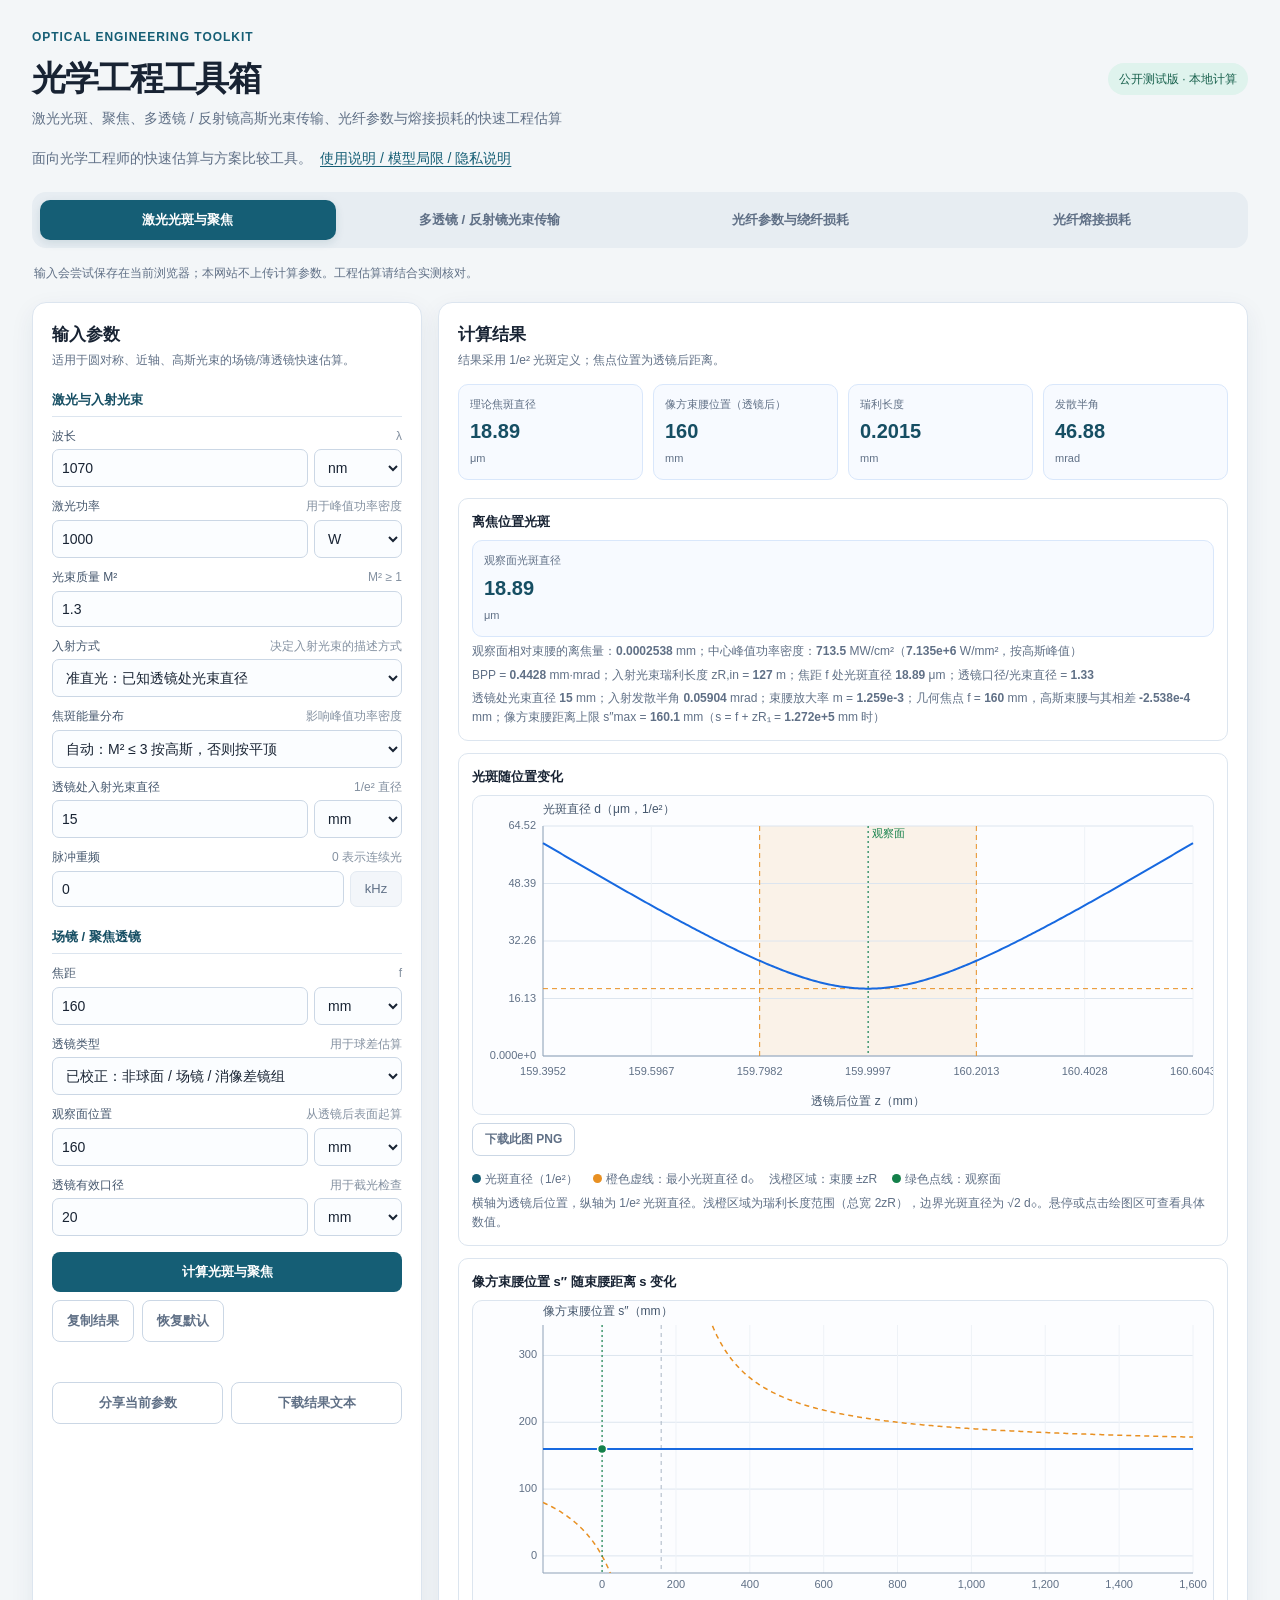
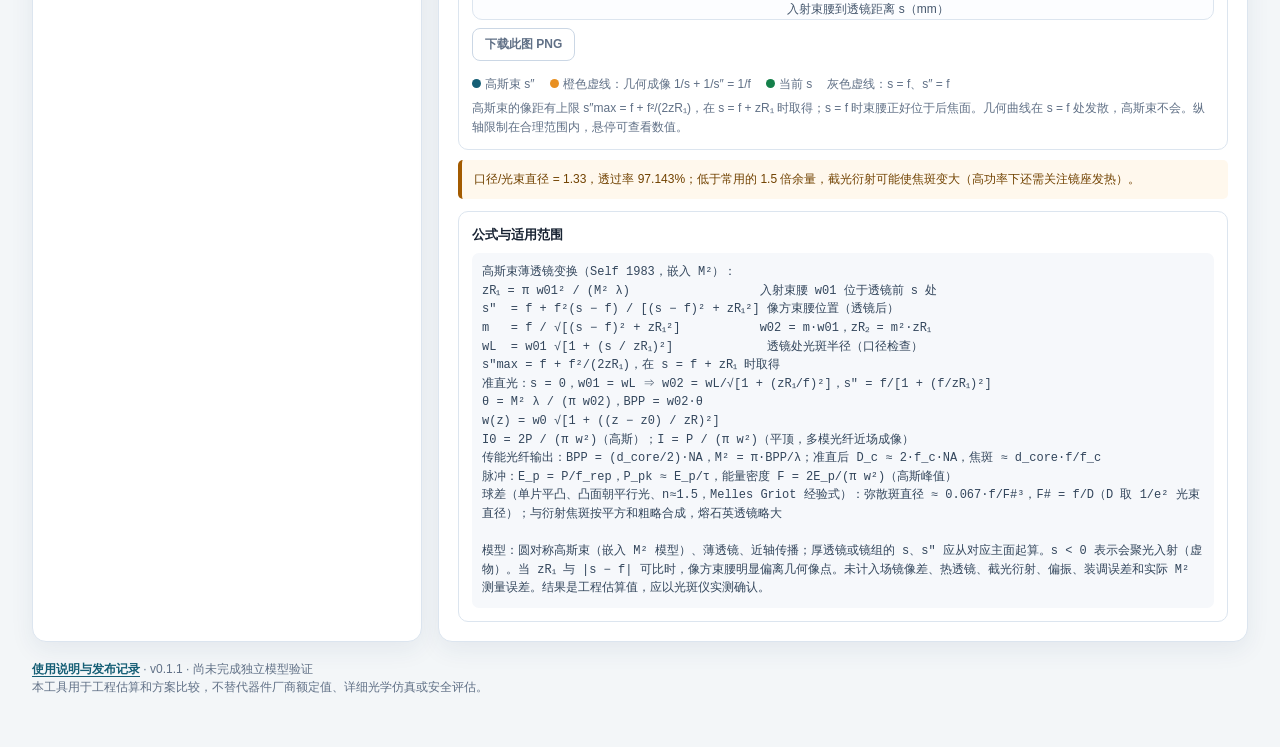
<file: index.html>
<!doctype html>
<html lang="zh-CN">
<head>
<meta charset="utf-8" />
<meta name="viewport" content="width=device-width,initial-scale=1" />
<title>光学工程工具箱 · 在线光束与光纤计算</title>
<meta name="description" content="免费的光学工程在线计算工具：激光聚焦、多透镜与反射镜传输、光纤绕纤及熔接损耗。浏览器本地计算，公式与适用范围透明。">
<meta name="referrer" content="strict-origin-when-cross-origin">
<link rel="stylesheet" href="assets/calculator.css">
<link rel="stylesheet" href="assets/site.css">
<script>
var _hmt = _hmt || [];
(function() {
  if (/(^#|&)state=/.test(location.hash)) {
    window.__shareHash = location.hash;
    var t = new URLSearchParams(location.hash.slice(1)).get('tool');
    history.replaceState(null, '', location.pathname + location.search + (t ? '#tool=' + encodeURIComponent(t) : ''));
  }
  if (navigator.doNotTrack === '1' || window.doNotTrack === '1' || location.protocol === 'file:' || /^(localhost|127\.0\.0\.1)$/.test(location.hostname)) return;
  window.__analytics = true;
  _hmt.push(['_setAutoPageview', false]);
  var hm = document.createElement("script");
  hm.src = "https://hm.baidu.com/hm.js?0bd84dd095bb5421b968885cc74d3f28";
  var s = document.getElementsByTagName("script")[0];
  s.parentNode.insertBefore(hm, s);
})();
</script>
</head>
<body>
<a class="skip-link" href="#tools">跳转到计算工具</a>
<div class="app">
  <header class="hero"><div><div class="eyebrow">OPTICAL ENGINEERING TOOLKIT</div><h1>光学工程工具箱</h1><p>激光光斑、聚焦、多透镜 / 反射镜高斯光束传输、光纤参数与熔接损耗的快速工程估算</p></div><div class="badge">公开测试版 · 本地计算</div></header>
  <div class="site-intro">面向光学工程师的快速估算与方案比较工具。<a href="guide.html">使用说明 / 模型局限 / 隐私说明</a></div>
  <nav class="tabs" id="tools" aria-label="计算工具"><button class="tab active" data-tab="spot">激光光斑与聚焦</button><button class="tab" data-tab="multi">多透镜 / 反射镜光束传输</button><button class="tab" data-tab="fiber">光纤参数与绕纤损耗</button><button class="tab" data-tab="splice">光纤熔接损耗</button></nav>
  <section id="spot" class="layout">
    <form class="panel" id="spotForm"><h2>输入参数</h2><p class="sub">适用于圆对称、近轴、高斯光束的场镜/薄透镜快速估算。</p>
      <h3>激光与入射光束</h3>
      <div class="field"><label>波长 <span>λ</span></label><div class="inputrow"><input id="s_lambda" type="number" value="1070" min="0.001" step="any"><select id="s_lambda_u"><option value="nm">nm</option><option value="um">μm</option></select></div></div>
      <div class="field"><label>激光功率 <span>用于峰值功率密度</span></label><div class="inputrow"><input id="s_power" type="number" value="1000" min="0" step="any"><select id="s_power_u"><option value="W">W</option><option value="kW">kW</option></select></div></div>
      <div class="field" data-show="s_mode!=fiber"><label>光束质量 M² <span>M² ≥ 1</span></label><div class="inputrow"><input id="s_m2" type="number" value="1.3" min="1" step="any"></div></div>
      <div class="field"><label for="s_mode">入射方式 <span>决定入射光束的描述方式</span></label><div class="inputrow"><select id="s_mode" class="wide"><option value="col">准直光：已知透镜处光束直径</option><option value="waist">已知束腰：束腰直径与位置</option><option value="fiber">传能光纤输出：光纤 + 准直镜</option></select></div></div>
      <div class="field" data-show="s_mode=fiber"><label>传能光纤芯径 <span>输出端面近场直径</span></label><div class="inputrow"><input id="s_fcore" type="number" value="50" min="0.1" step="any"><span class="unit">μm</span></div></div>
      <div class="field" data-show="s_mode=fiber"><label>光纤输出 NA <span>实测/规格的光束 NA（远场半角正弦），非光纤结构 NA</span></label><div class="inputrow"><input id="s_fna" type="number" value="0.1" min="0.0001" max="0.9" step="any"></div></div>
      <div class="field" data-show="s_mode=fiber"><label>准直镜焦距 f_c <span>光纤端面位于其前焦面</span></label><div class="inputrow"><input id="s_fc" type="number" value="100" min="0.01" step="any"><span class="unit">mm</span></div></div>
      <div class="field" data-show="s_mode=fiber"><label>准直镜到聚焦镜距离 <span>影响焦点位置，不影响焦斑大小</span></label><div class="inputrow"><input id="s_fgap" type="number" value="100" min="0" step="any"><span class="unit">mm</span></div></div>
      <div class="field"><label for="s_prof">焦斑能量分布 <span>影响峰值功率密度</span></label><div class="inputrow"><select id="s_prof" class="wide"><option value="auto">自动：M² ≤ 3 按高斯，否则按平顶</option><option value="gauss">高斯（I₀ = 2P/πw²）</option><option value="flat">平顶（I = P/πw²，多模光纤成像）</option></select></div></div>
      <div class="field" data-show="s_mode=waist"><label>入射束腰直径 2w₀₁ <span>1/e² 直径</span></label><div class="inputrow"><input id="s_w0in" type="number" value="2" min="0.0001" step="any"><select id="s_w0in_u"><option value="mm">mm</option><option value="um">μm</option></select></div></div>
      <div class="field" data-show="s_mode=waist"><label>束腰到透镜距离 s <span>束腰在透镜前为正，在后为负</span></label><div class="inputrow"><input id="s_s" type="number" value="300" step="any"><select id="s_s_u"><option value="mm">mm</option><option value="m">m</option></select></div></div>
      <div class="field" data-show="s_mode=col"><label>透镜处入射光束直径 <span>1/e² 直径</span></label><div class="inputrow"><input id="s_din" type="number" value="15" min="0.001" step="any"><select id="s_din_u"><option value="mm">mm</option><option value="um">μm</option></select></div></div>
      <div class="field"><label>脉冲重频 <span>0 表示连续光</span></label><div class="inputrow"><input id="s_rep" type="number" value="0" min="0" step="any"><span class="unit">kHz</span></div></div>
      <div class="field" data-show="s_rep!=0"><label>脉冲宽度 <span>FWHM，按矩形脉冲估算峰值功率</span></label><div class="inputrow"><input id="s_tau" type="number" value="100" min="0" step="any"><select id="s_tau_u"><option value="ns">ns</option><option value="ps">ps</option><option value="fs">fs</option></select></div></div>
      <h3>场镜 / 聚焦透镜</h3>
      <div class="field"><label>焦距 <span>f</span></label><div class="inputrow"><input id="s_f" type="number" value="160" min="0.001" step="any"><select id="s_f_u"><option value="mm">mm</option><option value="m">m</option></select></div></div>
      <div class="field"><label for="s_lens">透镜类型 <span>用于球差估算</span></label><div class="inputrow"><select id="s_lens" class="wide"><option value="ideal">已校正：非球面 / 场镜 / 消像差镜组</option><option value="pcx">单片球面平凸透镜（凸面朝平行光）</option></select></div></div>
      <div class="field"><label>观察面位置 <span>从透镜后表面起算</span></label><div class="inputrow"><input id="s_z" type="number" value="160" step="any"><select id="s_z_u"><option value="mm">mm</option><option value="m">m</option></select></div></div>
      <div class="field"><label>透镜有效口径 <span>用于截光检查</span></label><div class="inputrow"><input id="s_ap" type="number" value="20" min="0.001" step="any"><select id="s_ap_u"><option value="mm">mm</option><option value="m">m</option></select></div></div>
      <div class="btnrow"><button class="primary" type="submit">计算光斑与聚焦</button><button class="secondary" type="button" data-copy="spot">复制结果</button><button class="secondary" type="button" data-reset="spotForm">恢复默认</button></div><div id="spotErr" class="error" role="alert"></div>
    </form>
    <div class="panel"><h2>计算结果</h2><p class="sub">结果采用 1/e² 光斑定义；焦点位置为透镜后距离。</p><div class="resultTop"><div class="metric"><small>理论焦斑直径</small><strong id="o_spot">—</strong><em>μm</em></div><div class="metric"><small>像方束腰位置（透镜后）</small><strong id="o_focus">—</strong><em>mm</em></div><div class="metric"><small>瑞利长度</small><strong id="o_zr">—</strong><em>mm</em></div><div class="metric"><small>发散半角</small><strong id="o_theta">—</strong><em>mrad</em></div></div><div class="resultbox"><h3>离焦位置光斑</h3><div class="metric"><small>观察面光斑直径</small><strong id="o_zspot">—</strong><em>μm</em></div><div class="range">观察面相对束腰的离焦量：<b id="o_defocus">—</b> mm；中心峰值功率密度：<b id="o_intensity">—</b> MW/cm²（<b id="o_intensity2">—</b> W/mm²，<span id="o_proflbl">—</span>）</div><div class="range" id="o_more"></div><div class="range">BPP = <b id="o_bpp">—</b> mm·mrad；入射光束瑞利长度 zR,in = <b id="o_zrin">—</b> m；焦距 f 处光斑直径 <b id="o_fspot">—</b> μm；透镜口径/光束直径 = <b id="o_aprat">—</b></div><div class="range">透镜处光束直径 <b id="o_dl">—</b> mm；入射发散半角 <b id="o_thin">—</b> mrad；束腰放大率 m = <b id="o_mag">—</b>；<span id="o_georef_l">几何参考点</span> <b id="o_georef">—</b> mm，高斯束腰与其相差 <b id="o_gdiff">—</b> mm；像方束腰距离上限 s″max = <b id="o_s2max">—</b> mm（s = f + zR₁ = <b id="o_smax">—</b> mm 时）</div></div><div class="resultbox"><h3>光斑随位置变化</h3><div class="chartwrap"><canvas id="spotChart" class="chart fiberchart" role="img" aria-label="光斑直径（μm）随透镜后位置（mm）变化"></canvas><div id="spotTip" class="charttip" aria-live="polite" hidden></div></div><div class="legend"><span><i class="dot"></i>光斑直径（1/e²）</span><span><i class="dot orange"></i>橙色虚线：最小光斑直径 d₀</span><span>浅橙区域：束腰 ±zR</span><span><i class="dot" style="background:#14804a"></i>绿色点线：观察面</span></div><p class="sub" style="margin:4px 0 0">横轴为透镜后位置，纵轴为 1/e² 光斑直径。浅橙区域为瑞利长度范围（总宽 2zR），边界光斑直径为 √2 d₀。悬停或点击绘图区可查看具体数值。</p></div><div class="resultbox"><h3>像方束腰位置 s″ 随束腰距离 s 变化</h3><div class="chartwrap"><canvas id="imgChart" class="chart fiberchart" role="img" aria-label="像方束腰位置 s″（mm）随入射束腰到透镜距离 s（mm）变化，对比几何成像"></canvas><div id="imgTip" class="charttip" aria-live="polite" hidden></div></div><div class="legend"><span><i class="dot"></i>高斯束 s″</span><span><i class="dot orange"></i>橙色虚线：几何成像 1/s + 1/s″ = 1/f</span><span><i class="dot" style="background:#14804a"></i>当前 s</span><span>灰色虚线：s = f、s″ = f</span></div><p class="sub" style="margin:4px 0 0">高斯束的像距有上限 s″max = f + f²/(2zR₁)，在 s = f + zR₁ 时取得；s = f 时束腰正好位于后焦面。几何曲线在 s = f 处发散，高斯束不会。纵轴限制在合理范围内，悬停可查看数值。</p></div><div id="spotNotice" class="notice"></div><div class="resultbox"><h3>公式与适用范围</h3><div class="formula">高斯束薄透镜变换（Self 1983，嵌入 M²）：
zR₁ = π w01² / (M² λ)                  入射束腰 w01 位于透镜前 s 处
s″  = f + f²(s − f) / [(s − f)² + zR₁²] 像方束腰位置（透镜后）
m   = f / √[(s − f)² + zR₁²]           w02 = m·w01，zR₂ = m²·zR₁
wL  = w01 √[1 + (s / zR₁)²]             透镜处光斑半径（口径检查）
s″max = f + f²/(2zR₁)，在 s = f + zR₁ 时取得
准直光：s = 0，w01 = wL ⇒ w02 = wL/√[1 + (zR₁/f)²]，s″ = f/[1 + (f/zR₁)²]
θ = M² λ / (π w02)，BPP = w02·θ
w(z) = w0 √[1 + ((z − z0) / zR)²]
I0 = 2P / (π w²)（高斯）；I = P / (π w²)（平顶，多模光纤近场成像）
传能光纤输出：BPP = (d_core/2)·NA，M² = π·BPP/λ；准直后 D_c ≈ 2·f_c·NA，焦斑 ≈ d_core·f/f_c
脉冲：E_p = P/f_rep，P_pk ≈ E_p/τ，能量密度 F = 2E_p/(π w²)（高斯峰值）
球差（单片平凸、凸面朝平行光、n≈1.5，Melles Griot 经验式）：弥散斑直径 ≈ 0.067·f/F#³，F# = f/D（D 取 1/e² 光束直径）；与衍射焦斑按平方和粗略合成，熔石英透镜略大

模型：圆对称高斯束（嵌入 M² 模型）、薄透镜、近轴传播；厚透镜或镜组的 s、s″ 应从对应主面起算。s < 0 表示会聚光入射（虚物）。当 zR₁ 与 |s − f| 可比时，像方束腰明显偏离几何像点。未计入场镜像差、热透镜、截光衍射、偏振、装调误差和实际 M² 测量误差。结果是工程估算值，应以光斑仪实测确认。</div></div></div>
  </section>
  <section id="multi" class="layout hidden">
    <form class="panel" id="multiForm"><h2>输入参数</h2><p class="sub">近轴高斯光束（嵌入 M²）依次通过薄透镜和球面反射镜。反射镜按展开光路处理，位置为自起始面 z = 0 起算的展开光程。斜入射反射镜会引入像散，x（水平）与 y（竖直）方向分别计算。</p>
      <h3>激光与入射光束</h3>
      <div class="field"><label>波长 <span>λ</span></label><div class="inputrow"><input id="m_lambda" type="number" value="1070" min="0.001" step="any"><select id="m_lambda_u"><option value="nm">nm</option><option value="um">μm</option></select></div></div>
      <div class="field"><label>激光功率 <span>用于峰值功率密度</span></label><div class="inputrow"><input id="m_power" type="number" value="1000" min="0" step="any"><select id="m_power_u"><option value="W">W</option><option value="kW">kW</option></select></div></div>
      <div class="field"><label>光束质量 M² <span>M² ≥ 1</span></label><div class="inputrow"><input id="m_m2" type="number" value="1.3" min="1" step="any"></div></div>
      <div class="field"><label for="m_mode">入射方式</label><div class="inputrow"><select id="m_mode" class="wide"><option value="col">准直光：束腰位于起始面 z = 0</option><option value="waist">已知束腰：束腰直径与位置</option></select></div></div>
      <div class="field" data-show="m_mode=col"><label>起始面光束直径 <span>1/e² 直径</span></label><div class="inputrow"><input id="m_din" type="number" value="3" min="0.0001" step="any"><select id="m_din_u"><option value="mm">mm</option><option value="um">μm</option></select></div></div>
      <div class="field" data-show="m_mode=waist"><label>入射束腰直径 2w₀ <span>1/e² 直径</span></label><div class="inputrow"><input id="m_w0in" type="number" value="20" min="0.0001" step="any"><select id="m_w0in_u"><option value="um">μm</option><option value="mm">mm</option></select></div></div>
      <div class="field" data-show="m_mode=waist"><label>入射束腰位置 z_w <span>负值表示在起始面之前</span></label><div class="inputrow"><input id="m_zw" type="number" value="0" step="any"><span class="unit">mm</span></div></div>
      <h3>光学元件（按光路顺序）</h3>
      <div id="lensList"></div>
      <button type="button" class="add" id="lensAdd">+ 添加元件</button>
      <h3>观察面与图示</h3>
      <div class="field"><label>观察面位置 z <span>自起始面起算；双击光路图也可设置</span></label><div class="inputrow"><input id="m_zobs" type="number" value="530" step="any"><span class="unit">mm</span></div></div>
      <div class="field"><label>图示范围终点 z <span>0 = 自动</span></label><div class="inputrow"><input id="m_zend" type="number" value="0" min="0" step="any"><span class="unit">mm</span></div></div>
      <div class="field"><label for="m_view">包络显示方向</label><div class="inputrow"><select id="m_view" class="wide"><option value="both">x 与 y 同时显示</option><option value="x">仅 x（水平）方向</option><option value="y">仅 y（竖直）方向</option></select></div></div>
      <div class="field"><label for="m_raymode">光线画法</label><div class="inputrow"><select id="m_raymode" class="wide"><option value="geo">几何光线（沿入射波前法向，忽略衍射）</option><option value="gauss">高斯光束母线（与 1/e² 包络相切，精确）</option><option value="none">不画光线，仅显示包络</option></select></div></div>
      <div class="field"><label>每侧光线条数 <span>1–8</span></label><div class="inputrow"><input id="m_rays" type="number" value="4" min="1" max="8" step="1"></div></div>
      <div class="btnrow"><button class="primary" type="submit">计算光束传输</button><button class="secondary" type="button" id="m_toWaist" title="单方向显示时取该方向束腰；有像散且同时显示 x/y 时取圆形光斑位置">观察面设为末端束腰</button><button class="secondary" type="button" data-copy="multi">复制结果</button><button class="secondary" type="button" data-reset="multiForm">恢复默认</button></div><div id="multiErr" class="error" role="alert"></div>
    </form>
    <div class="panel"><h2>计算结果</h2><p class="sub">“末端”指最后一个元件之后的光束；光斑采用 1/e² 直径定义。x、y 两方向结果不同时显示为“x / y”。</p>
      <div class="resultTop"><div class="metric"><small>观察面光斑直径 x / y</small><strong id="m_o_dobs" class="xy">—</strong><em>μm</em></div><div class="metric"><small>末端束腰直径 x / y</small><strong id="m_o_d0" class="xy">—</strong><em>μm</em></div><div class="metric"><small>末端束腰位置 z x / y</small><strong id="m_o_zw" class="xy">—</strong><em id="m_o_zwrel">mm</em></div><div class="metric"><small>末端瑞利长度 x / y</small><strong id="m_o_zr" class="xy">—</strong><em>mm</em></div></div>
      <div class="resultTop"><div class="metric"><small>系统等效焦距 EFL x / y</small><strong id="m_o_efl" class="xy">—</strong><em>mm</em></div><div class="metric"><small>后截距 BFL（末元件后）x / y</small><strong id="m_o_bfl" class="xy">—</strong><em>mm</em></div><div class="metric"><small>总效率（口径 × 反射率）</small><strong id="m_o_T" class="xy">—</strong><em>%</em></div><div class="metric"><small>观察面峰值功率密度</small><strong id="m_o_I" class="xy">—</strong><em>MW/cm²</em></div></div>
      <div class="resultTop"><div class="metric"><small>像散 Δz = z_wy − z_wx</small><strong id="m_o_astig" class="xy">—</strong><em>mm</em></div><div class="metric"><small>圆形光斑位置 z（wx = wy）</small><strong id="m_o_zround" class="xy">—</strong><em>mm</em></div><div class="metric"><small>圆形光斑直径</small><strong id="m_o_dround" class="xy">—</strong><em>μm</em></div><div class="metric"><small>观察面椭圆度 wx / wy</small><strong id="m_o_ell" class="xy">—</strong><em></em></div></div>
      <div class="resultbox"><h3>展开光路图（光束包络与光线）</h3><div class="chartwrap"><canvas id="rayChart" class="chart raychart" role="img" aria-label="高斯光束通过透镜与反射镜的展开光路 1/e² 包络与光线示意图"></canvas><div id="rayTip" class="charttip" aria-live="polite" hidden></div></div><div class="legend"><span><i class="dot"></i>x（水平）包络</span><span><i class="dot purple"></i>y（竖直）包络（虚线）</span><span><i class="dot orange"></i>光线</span><span><i class="dot" style="background:#1769e0;border-radius:2px"></i>凸透镜</span><span><i class="dot pink" style="border-radius:2px"></i>凹透镜</span><span><i class="dot teal" style="border-radius:2px"></i>凹面镜</span><span><i class="dot brown" style="border-radius:2px"></i>凸面镜</span><span><i class="dot green"></i>观察面</span><span><i class="dot gray"></i>束腰 / 几何焦点 ×</span></div><p class="sub" style="margin:4px 0 0">反射镜画在展开光路的折返点处，短斜线表示镜背；实际光路在该处转折 2θ。无斜入射时 x/y 包络重合，只画一条。横纵比例不同，纵向已放大。悬停查看光斑参数，双击把观察面移到该位置。被口径挡住的光线以红点截止（斜入射镜在子午方向按投影口径 Ø·cosθ 截止）。</p></div>
      <div class="resultbox"><h3>观察面光斑分布</h3><div class="spotrow"><canvas id="spotMap" width="240" height="240" role="img" aria-label="观察面椭圆高斯光斑二维强度分布与 x、y 截面曲线"></canvas><div class="spotinfo"><div class="range">位置 z = <b id="m_o_zobs2">—</b> mm（<span id="m_o_seg">—</span>）</div><div class="range">1/e² 直径 x / y = <b id="m_o_dobs2">—</b> μm；FWHM = <b id="m_o_fwhm">—</b> μm</div><div class="range">离末端束腰 x / y = <b id="m_o_def">—</b> mm；波前曲率半径 R x / y = <b id="m_o_R">—</b> mm</div><div class="range">峰值功率密度 I₀ = 2P/(π·wx·wy) = <b id="m_o_I2">—</b> W/cm²（已计入口径透过率与反射率）</div><div class="range">图中视场 ±2·max(wx, wy)；白色曲线为水平（x）截面强度，青色曲线为竖直（y）截面强度，虚线椭圆为 1/e² 轮廓。</div></div></div></div>
      <div id="multiNotice" class="notice"></div>
      <div class="resultbox"><h3>逐元件光束参数</h3><div class="tablewrap"><table class="modes lens"><thead><tr><th>元件</th><th>等效焦距 fx / fy mm</th><th>位置 z mm</th><th>入射光斑直径 x / y mm</th><th>效率 %（口径 × 反射）</th><th>出射束腰 z x / y mm</th><th>束腰距元件 x / y mm</th><th>出射束腰直径 x / y μm</th><th>瑞利长度 x / y mm</th></tr></thead><tbody id="m_rows"></tbody></table></div><div class="range">“束腰距元件”为正表示实束腰在元件后；为负表示虚束腰。入射光斑直径为垂直于光轴的截面；斜入射镜面上子午方向的光斑足迹再拉长 1/cosθ。</div></div>
      <div class="resultbox"><h3>公式与适用范围</h3><div class="formula">复参数 q（嵌入 M²，x、y 各一套）：q(z) = (z − z_w) + i·zR，zR = π w₀² / (M² λ)
自由传输（展开光程）：q₂ = q₁ + d
薄透镜：1/q₂ = 1/q₁ − 1/f（凸透镜 f &gt; 0，凹透镜 f &lt; 0），fx = fy = f
球面反射镜（展开为等效透镜）：f = R/2（凹面镜），f = −R/2（凸面镜）
斜入射角 θ（相对镜面法线，折转角 2θ）：子午 f_t = f·cosθ，弧矢 f_s = f/cosθ
  水平折叠：fx = f_t，fy = f_s；竖直折叠：fx = f_s，fy = f_t
光斑半径：w(z) = w₀ √[1 + ((z − z_w)/zR)²]，R(z) = (z − z_w)[1 + (zR/(z − z_w))²]
口径透过率（椭圆光斑 / 圆口径，斜入射时口径投影为 a·cosθ × a 的椭圆）：
  T = 1 − (1/2π)∫₀^{2π} exp[−2 / (u²cos²φ + v²sin²φ)] dφ，u = w_x/a_x，v = w_y/a_y
元件效率 = T × 反射率（透镜仅计 T）；峰值功率密度 I₀ = 2·P·η / (π·wx·wy)
几何光线（x、y 分别用 fx、fy）：y′ = y，u′ = u − y/f；EFL = −1/C，BFL = −A/C
圆形光斑位置：解 wx(z) = wy(z)（位于两束腰之间，即像散的“最小弥散圆”附近）

模型：薄透镜 / 薄反射镜、近轴；所有折叠限定为水平或竖直平面内，x、y 方向相互独立（像散主轴不旋转）。斜入射只计入像散（Coddington 关系），未计入彗差等高阶像差，入射角大时应改用离轴抛物面镜或实际光线追迹。正入射（θ = 0）时反射光沿原路返回，实际需配合分光镜或微小折转角。口径只用于计算透过率和截止光线，未计入硬边衍射。未计入热透镜、镀膜相位和装调误差，结果应以光斑仪实测确认。</div></div>
    </div>
  </section>
  <section id="fiber" class="layout hidden">
    <form class="panel" id="fiberForm"><h2>输入参数</h2><p class="sub">光纤参数采用理想阶跃型弱导光纤模型；绕纤损耗采用 LP 模式宏弯辐射损耗公式。</p>
      <h3>光纤与波长</h3>
      <div class="field"><label>纤芯直径 <span>芯半径 a = 直径/2</span></label><div class="inputrow"><input id="f_core" type="number" value="25" min="0.001" step="any"><select id="f_core_u"><option value="um">μm</option><option value="mm">mm</option></select></div></div>
      <div class="field"><label>数值孔径 NA <span>NA &lt; n₀</span></label><div class="inputrow"><input id="f_na" type="number" value="0.065" min="0.0001" step="any"></div></div>
      <div class="field"><label>包层折射率 n₂ <span>用于计算 n₁</span></label><div class="inputrow"><input id="f_n2" type="number" value="1.45" min="1" step="any"></div></div>
      <div class="field"><label>波长 λ</label><div class="inputrow"><input id="f_lambda" type="number" value="1070" min="0.001" step="any"><select id="f_lambda_u"><option value="nm">nm</option><option value="um">μm</option></select></div></div>
      <h3>绕纤条件</h3>
      <div class="field"><label>绕纤直径 D</label><div class="inputrow"><input id="f_d" type="number" value="100" min="0.001" step="any"><select id="f_d_u"><option value="mm">mm</option><option value="m">m</option></select></div></div>
      <div class="field"><label>弹光修正系数 <span>R_eff = 系数 × R；石英 1.28，填 1 关闭</span></label><div class="inputrow"><input id="f_eo" type="number" value="1.28" min="1" max="2" step="any"></div></div>
      <div class="field"><label>绕纤长度 L</label><div class="inputrow"><input id="f_len" type="number" value="2" min="0.001" step="any"><select id="f_len_u"><option value="m">m</option><option value="mm">mm</option></select></div></div>
      <div class="field"><label for="f_th">临界损耗阈值 <span>用于反推临界绕纤直径</span></label><div class="inputrow"><input id="f_th" type="number" value="0.1" min="0" step="any"><select disabled aria-label="阈值单位"><option>dB/m</option></select></div></div>
      <div class="field"><label>模式计算 <span>按 V 数自动列出全部导模</span></label><div class="range">提交后由截止条件自动枚举所有 LPₗₘ 模式，逐一求解 U/W 并计算绕纤损耗，以及损耗等于阈值时的临界绕纤直径（选模绕纤设计用：基模应低于阈值、高阶模应高于阈值）。</div></div>
      <div class="btnrow"><button class="primary" type="submit">计算光纤参数与绕纤损耗</button><button class="secondary" type="button" data-copy="fiber">复制结果</button><button class="secondary" type="button" data-reset="fiberForm">恢复默认</button></div><div id="fiberErr" class="error" role="alert"></div>
    </form>
    <div class="panel"><h2>计算结果</h2><p class="sub">损耗结果为 Marcuse 类宏弯辐射损耗理论估算。</p><div class="resultTop"><div class="metric"><small>V 数</small><strong id="o_v">—</strong><em>无量纲</em></div><div class="metric"><small>接受半角</small><strong id="o_angle">—</strong><em>度</em></div><div class="metric"><small>F 数</small><strong id="o_fnum">—</strong><em>无量纲</em></div><div class="metric"><small>导模数（含偏振/简并）</small><strong id="o_modes">—</strong><em>个</em></div></div><div class="resultTop"><div class="metric"><small>U</small><strong id="o_u">—</strong><em>无量纲</em></div><div class="metric"><small>W</small><strong id="o_w">—</strong><em>无量纲</em></div><div class="metric"><small>弯曲损耗</small><strong id="o_loss">—</strong><em>dB/m</em></div><div class="metric"><small>总绕纤损耗</small><strong id="o_total">—</strong><em>dB</em></div></div><div class="resultbox"><h3>模式和弯曲信息</h3><div class="range">芯层折射率 n₁：<b id="o_n1">—</b>；弯曲半径 R：<b id="o_r">—</b> mm（等效 R_eff：<b id="o_reff">—</b> mm）；绕纤圈数：<b id="o_turns">—</b> 圈</div><div class="range">LP 模式数：<b id="o_lp">—</b>；LP₀₁ 模场直径 MFD（Petermann II）：<b id="o_mfd">—</b> μm；单模截止波长 λc：<b id="o_lamc">—</b> nm；相对折射率差 Δ：<b id="o_delta">—</b>；临界直径阈值：<b id="o_th">—</b> dB/m</div><div id="fiberNotice" class="notice"></div><div class="tablewrap"><table class="modes"><thead><tr><th>模式</th><th>截止 V</th><th>U</th><th>W</th><th>弯曲损耗 dB/m</th><th>本段总损耗 dB</th><th>相对 LP₀₁</th><th>临界绕纤直径 mm</th></tr></thead><tbody id="modeRows"></tbody></table></div></div><div class="resultbox"><h3>绕纤直径—损耗趋势</h3><div class="chartwrap"><canvas id="fiberChart" class="chart fiberchart" role="img" aria-label="各 LP 模式弯曲损耗随绕纤直径变化曲线"></canvas><div id="fiberTip" class="charttip" aria-live="polite" hidden></div></div><div id="fiberLegend" class="legend"></div><p class="sub" style="margin:4px 0 0">纵轴为对数坐标；鼠标移到曲线上或点击可查看该直径下各模式的损耗数值，虚线为当前绕纤直径。</p></div><div class="resultbox"><h3>公式与适用范围</h3><div class="formula">模式求解：U² + W² = V²；U、W 由圆形阶跃光纤 LP 模式边界条件数值求根。
LP₀₁：U·J₁(U)/J₀(U) = W·K₁(W)/K₀(W)
LPₗₘ：U·Jₗ₋₁(U)/Jₗ(U) + W·Kₗ₋₁(W)/Kₗ(W) = 0

V = (2πa/λ)√(n₁² − n₂²)
θmax = asin(NA / n₀)
F# ≈ 1 / (2 NA)
导模数：按求得的 LP 模式计数（LP₀ₘ 计 2，LPₗₘ(l≥1) 计 4），大 V 时 ≈ V²/2
截止：LP₀ₘ 为 J₁ 第 m−1 个零点，LPₗₘ 为 Jₗ₋₁ 第 m 个零点；λc = 2πa·NA / 2.405
MFD：Petermann II 定义 w² = 2∫ψ²r dr / ∫(dψ/dr)²r dr（与 ITU-T G.650、厂商规格一致）

αbend = √π·κ²·exp(−(2/3)·γ³R/β²) / [eₗ·γ^(3/2)·V²·√R·Kₗ₋₁(W)·Kₗ₊₁(W)]
κ = U/a，γ = W/a，β² = n₁²k² − κ²，e₀ = 2，eₗ≥₁ = 1（Marcuse 1976）
弱导近似下指数项 ≈ (4/3)·Δ·(W³/V²)·(R/a)，Δ = (n₁² − n₂²)/(2n₁²)

注意：指数项必须包含 Δ（Δ≈10⁻³ 量级），漏掉 Δ 会使损耗被低估上千个数量级。
α(dB/m) = 4.343 αbend
弹光修正：弯曲应力使折射率沿半径方向变化，公式中以等效半径 R_eff = k·R 代入，石英 k ≈ 1.28（Schermer &amp; Cole 2007，p₁₁、p₁₂、ν 推得）
总损耗(dB) = α(dB/m) × L

适用范围：理想圆形阶跃型、弱导光纤；每个 LP 模式先由特征方程求 U/W，再用宏弯渐近式估算。LP₀₁ 结果最可靠；高阶模式在远离截止且弯曲半径明显大于纤芯半径时仅作趋势估算。未计入微弯、模式耦合、应力、温度、涂覆层、椭圆度和制造误差。实际光纤应以厂商曲线或实测校准。</div></div></div>
  </section>
  <section id="splice" class="layout hidden">
    <form class="panel" id="spliceForm"><h2>输入参数</h2><p class="sub">基模（LP₀₁）熔接损耗采用模场重叠模型；可选多模满注入几何模型。光纤按理想阶跃型弱导光纤处理。</p>
      <h3>波长</h3>
      <div class="field"><label>波长 λ</label><div class="inputrow"><input id="p_lambda" type="number" value="1070" min="0.001" step="any"><select id="p_lambda_u"><option value="nm">nm</option><option value="um">μm</option></select></div></div>
      <div class="fiberbox"><h4>光纤 1（入射侧）</h4>
        <div class="field"><label>纤芯直径 <span>μm</span></label><div class="inputrow"><input id="p1_core" type="number" value="20" min="0.01" step="any"><span class="unit">μm</span></div></div>
        <div class="field"><label>数值孔径 NA</label><div class="inputrow"><input id="p1_na" type="number" value="0.065" min="0.0001" step="any"></div></div>
        <div class="field"><label for="p1_src">模场直径来源</label><div class="inputrow"><select id="p1_src" class="wide"><option value="calc">由纤芯/NA 计算（Petermann II）</option><option value="mfd">使用规格书 MFD</option></select></div></div>
        <div class="field" data-show="p1_src=mfd"><label>规格书 MFD <span>1/e² 直径</span></label><div class="inputrow"><input id="p1_mfd" type="number" value="17" min="0.01" step="any"><span class="unit">μm</span></div></div>
      </div>
      <div class="fiberbox"><h4>光纤 2（出射侧）</h4>
        <div class="field"><label>纤芯直径 <span>μm</span></label><div class="inputrow"><input id="p2_core" type="number" value="25" min="0.01" step="any"><span class="unit">μm</span></div></div>
        <div class="field"><label>数值孔径 NA</label><div class="inputrow"><input id="p2_na" type="number" value="0.065" min="0.0001" step="any"></div></div>
        <div class="field"><label for="p2_src">模场直径来源</label><div class="inputrow"><select id="p2_src" class="wide"><option value="calc">由纤芯/NA 计算（Petermann II）</option><option value="mfd">使用规格书 MFD</option></select></div></div>
        <div class="field" data-show="p2_src=mfd"><label>规格书 MFD <span>1/e² 直径</span></label><div class="inputrow"><input id="p2_mfd" type="number" value="20" min="0.01" step="any"><span class="unit">μm</span></div></div>
      </div>
      <h3>熔接偏差与预算</h3>
      <div class="field"><label>横向偏移 d <span>两纤芯轴线间距</span></label><div class="inputrow"><input id="p_off" type="number" value="1" min="0" step="any"><span class="unit">μm</span></div></div>
      <div class="field"><label>轴向倾角 θ <span>两光纤轴线夹角</span></label><div class="inputrow"><input id="p_tilt" type="number" value="0.2" min="0" step="any"><span class="unit">°</span></div></div>
      <div class="field"><label>介质折射率 n <span>倾角项用，熔接取玻璃折射率</span></label><div class="inputrow"><input id="p_n" type="number" value="1.45" min="1" step="any"></div></div>
      <div class="field"><label>损耗预算 <span>反推允许偏差</span></label><div class="inputrow"><input id="p_budget" type="number" value="0.3" min="0" step="any"><span class="unit">dB</span></div></div>
      <div class="btnrow"><button class="primary" type="submit">计算熔接损耗</button><button class="secondary" type="button" data-copy="splice">复制结果</button><button class="secondary" type="button" data-reset="spliceForm">恢复默认</button></div><div id="spliceErr" class="error" role="alert"></div>
    </form>
    <div class="panel"><h2>计算结果</h2><p class="sub">基模熔接损耗 = 模场失配 + 横向偏移 + 轴向倾角三项之和（高斯近似下三项相互独立）。</p>
      <div class="resultTop"><div class="metric"><small>基模熔接总损耗</small><strong id="q_total">—</strong><em>dB</em></div><div class="metric"><small>耦合效率 η</small><strong id="q_eta">—</strong><em>%</em></div><div class="metric"><small>允许横向偏移</small><strong id="q_dmax">—</strong><em>μm（θ 取当前值）</em></div><div class="metric"><small>允许轴向倾角</small><strong id="q_tmax">—</strong><em>°（d 取当前值）</em></div></div>
      <div class="resultbox"><h3>损耗分解</h3><div class="tablewrap"><table class="modes compact"><thead><tr><th>项目</th><th>耦合效率</th><th>损耗 dB</th><th>占比</th></tr></thead><tbody id="q_rows"></tbody></table></div>
        <div class="range">光纤 1：V = <b id="q_v1">—</b>，MFD = <b id="q_m1">—</b> μm（<span id="q_s1">—</span>）；光纤 2：V = <b id="q_v2">—</b>，MFD = <b id="q_m2">—</b> μm（<span id="q_s2">—</span>）；MFD 比 = <b id="q_ratio">—</b></div>
        <div class="range">仅 MFD 失配时允许的最大 MFD 比（损耗 = 预算）：<b id="q_rmax">—</b>；无倾角时允许横向偏移 <b id="q_d0">—</b> μm；无偏移时允许倾角 <b id="q_t0">—</b>°</div>
        <div class="range" id="q_exact_line">精确 LP₀₁ 场重叠（J₀/K₀ 数值积分，含偏移、不含倾角）：<b id="q_exact">—</b> dB；同条件高斯近似：<b id="q_gref">—</b> dB</div>
      </div>
      <div class="resultbox"><h3>损耗随横向偏移变化</h3><div class="chartwrap"><canvas id="spliceChart" class="chart fiberchart" role="img" aria-label="基模熔接损耗（dB）随横向偏移（μm）变化曲线"></canvas><div id="spliceTip" class="charttip" aria-live="polite" hidden></div></div><div class="legend"><span><i class="dot"></i>θ = 0</span><span><i class="dot orange"></i>当前倾角 θ</span><span><i class="dot" style="background:#14804a"></i>精确 LP₀₁ 重叠（θ = 0，仅纤芯/NA 计算时）</span><span><i class="dot" style="background:#ba3030"></i>红色虚线：损耗预算</span></div><p class="sub" style="margin:4px 0 0">灰色竖虚线为当前偏移量。悬停或点击绘图区可查看数值。</p></div>
      <div id="spliceNotice" class="notice"></div>
      <div class="resultbox"><h3>多模满注入几何损耗（参考）</h3><div class="range">适用于泵浦光纤等高 V 多模光纤在满注入、模式均匀分布时的熔接估算，结果与传输方向有关。</div><div class="tablewrap"><table class="modes compact"><thead><tr><th>方向</th><th>芯径失配 dB</th><th>NA 失配 dB</th><th>合计 dB</th></tr></thead><tbody id="q_mm"></tbody></table></div><div class="range" id="q_mm_note"></div></div>
      <div class="resultbox"><h3>公式与适用范围</h3><div class="formula">基模高斯近似（Marcuse 1977），w = MFD/2：
η_MFD    = [2 w₁ w₂ / (w₁² + w₂²)]²
η_offset = exp[−2 d² / (w₁² + w₂²)]
η_tilt   = exp[−2 (π n θ w₁ w₂)² / (λ² (w₁² + w₂²))]
Loss(dB) = −10·log₁₀(η_MFD · η_offset · η_tilt)

精确重叠：η = |∫ψ₁ψ₂* dA|² / (∫|ψ₁|² dA · ∫|ψ₂|² dA)，ψ 为阶跃光纤 LP₀₁ 场（芯内 J₀，包层 K₀）
MFD：Petermann II 定义，与光纤页一致；选“规格书 MFD”时直接使用输入值

多模满注入（几何光学，均匀模式分布）：
芯径项 = −10·log₁₀[(a₂/a₁)²]，仅 a₂ < a₁ 时计入
NA 项  = −10·log₁₀[(NA₂/NA₁)²]，仅 NA₂ < NA₁ 时计入

适用范围：理想阶跃型、弱导光纤，熔接点无间隙、端面平整；高斯近似对 V≈1.8–2.4 的单模光纤误差很小，V 偏离该范围时请参考精确重叠结果。LMA 光纤（V &gt; 2.405）的结果为 LP₀₁ → LP₀₁ 的基模传输损耗；未耦合进出射光纤基模的功率会激发高阶模或进入包层，不一定全部损失，但会劣化光束质量。高斯模型的损耗对两个方向相同，实际 OTDR 单向测量会因 MFD 不同出现“增益/损耗”假象，需双向平均。未计入熔接拉锥、热扩芯、纤芯同心度、端面切割角和应力等因素。</div></div>
    </div>
  </section>
  <div class="footer"><a href="guide.html">使用说明与发布记录</a> · v0.1.1 · 尚未完成独立模型验证<br>本工具用于工程估算和方案比较，不替代器件厂商额定值、详细光学仿真或安全评估。</div>
</div>
<script src="assets/calculator.js"></script>
<script src="assets/analytics.js"></script>
<script src="assets/site.js"></script>
</body></html>
</file>
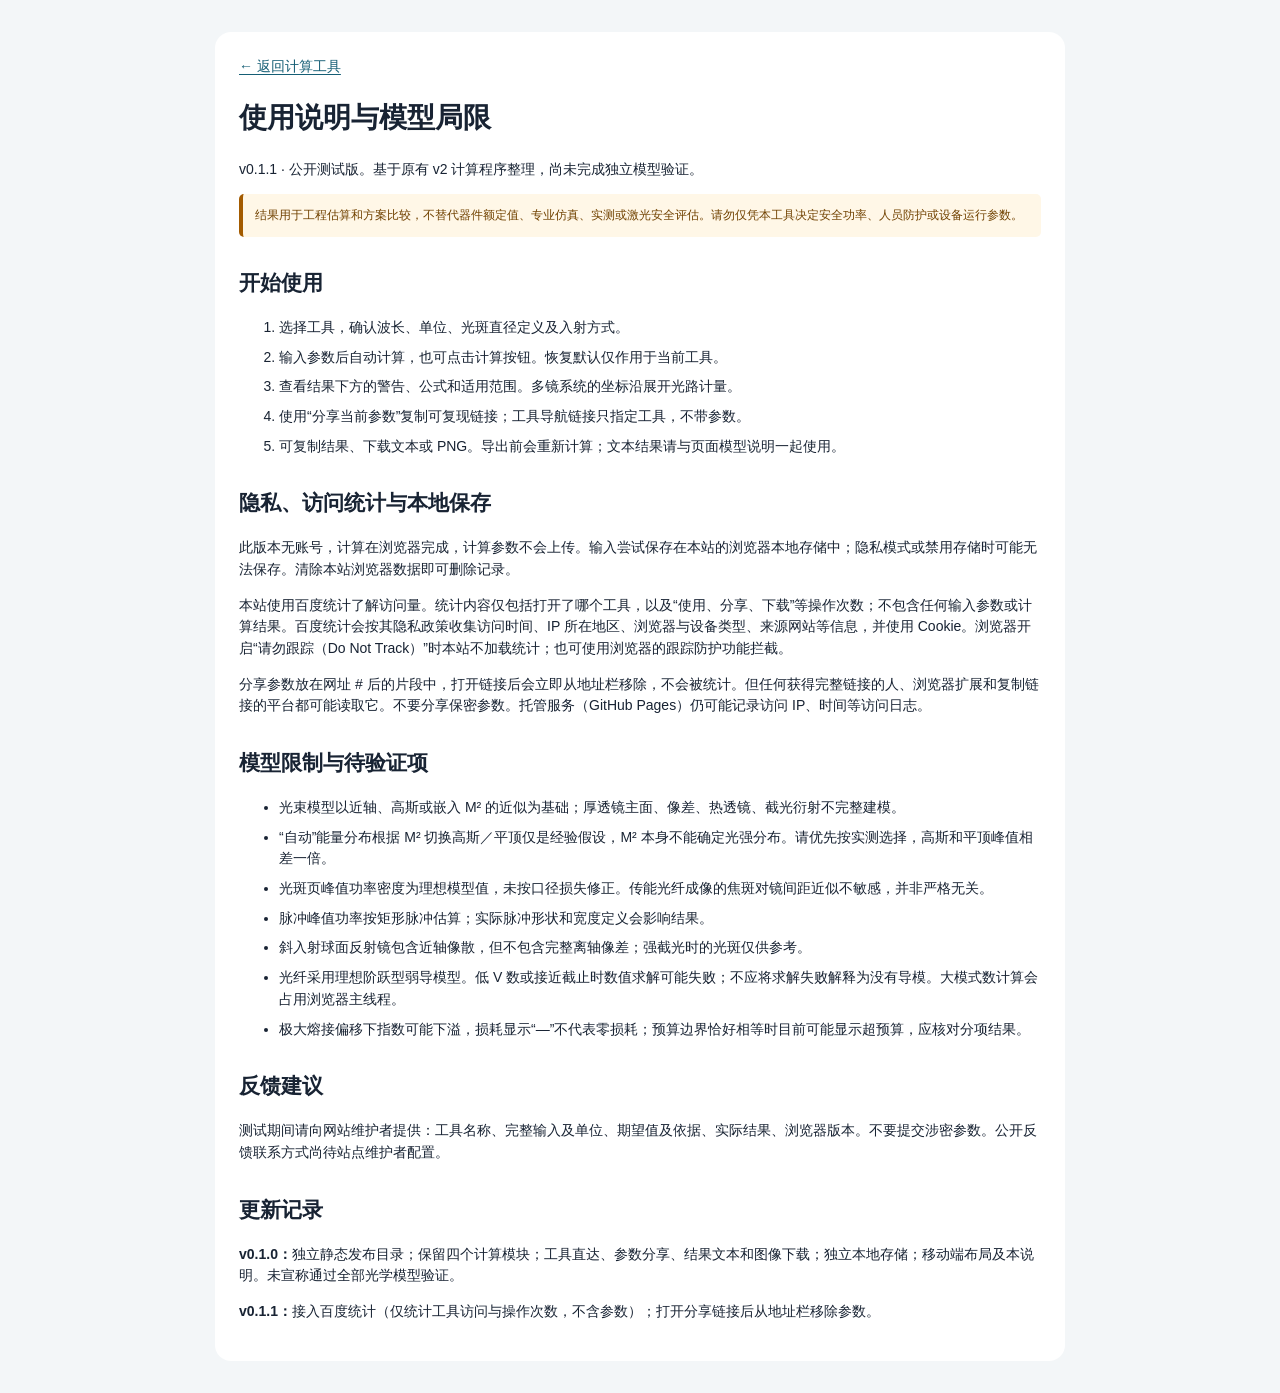
<file: guide.html>
<!doctype html><html lang="zh-CN"><head><meta charset="utf-8"><meta name="viewport" content="width=device-width,initial-scale=1"><title>使用说明与模型局限 · 光学工程工具箱</title><link rel="stylesheet" href="assets/calculator.css"><link rel="stylesheet" href="assets/site.css">
<script>
var _hmt = _hmt || [];
(function() {
  if (navigator.doNotTrack === '1' || window.doNotTrack === '1' || location.protocol === 'file:' || /^(localhost|127\.0\.0\.1)$/.test(location.hostname)) return;
  var hm = document.createElement("script");
  hm.src = "https://hm.baidu.com/hm.js?0bd84dd095bb5421b968885cc74d3f28";
  var s = document.getElementsByTagName("script")[0];
  s.parentNode.insertBefore(hm, s);
})();
</script>
</head><body><main class="guide"><a href="index.html">← 返回计算工具</a><h1>使用说明与模型局限</h1><p>v0.1.1 · 公开测试版。基于原有 v2 计算程序整理，尚未完成独立模型验证。</p><div class="notice">结果用于工程估算和方案比较，不替代器件额定值、专业仿真、实测或激光安全评估。请勿仅凭本工具决定安全功率、人员防护或设备运行参数。</div><h2>开始使用</h2><ol><li>选择工具，确认波长、单位、光斑直径定义及入射方式。</li><li>输入参数后自动计算，也可点击计算按钮。恢复默认仅作用于当前工具。</li><li>查看结果下方的警告、公式和适用范围。多镜系统的坐标沿展开光路计量。</li><li>使用“分享当前参数”复制可复现链接；工具导航链接只指定工具，不带参数。</li><li>可复制结果、下载文本或 PNG。导出前会重新计算；文本结果请与页面模型说明一起使用。</li></ol><h2>隐私、访问统计与本地保存</h2><p>此版本无账号，计算在浏览器完成，计算参数不会上传。输入尝试保存在本站的浏览器本地存储中；隐私模式或禁用存储时可能无法保存。清除本站浏览器数据即可删除记录。</p><p>本站使用百度统计了解访问量。统计内容仅包括打开了哪个工具，以及“使用、分享、下载”等操作次数；不包含任何输入参数或计算结果。百度统计会按其隐私政策收集访问时间、IP 所在地区、浏览器与设备类型、来源网站等信息，并使用 Cookie。浏览器开启“请勿跟踪（Do Not Track）”时本站不加载统计；也可使用浏览器的跟踪防护功能拦截。</p><p>分享参数放在网址 # 后的片段中，打开链接后会立即从地址栏移除，不会被统计。但任何获得完整链接的人、浏览器扩展和复制链接的平台都可能读取它。不要分享保密参数。托管服务（GitHub Pages）仍可能记录访问 IP、时间等访问日志。</p><h2>模型限制与待验证项</h2><ul><li>光束模型以近轴、高斯或嵌入 M² 的近似为基础；厚透镜主面、像差、热透镜、截光衍射不完整建模。</li><li>“自动”能量分布根据 M² 切换高斯／平顶仅是经验假设，M² 本身不能确定光强分布。请优先按实测选择，高斯和平顶峰值相差一倍。</li><li>光斑页峰值功率密度为理想模型值，未按口径损失修正。传能光纤成像的焦斑对镜间距近似不敏感，并非严格无关。</li><li>脉冲峰值功率按矩形脉冲估算；实际脉冲形状和宽度定义会影响结果。</li><li>斜入射球面反射镜包含近轴像散，但不包含完整离轴像差；强截光时的光斑仅供参考。</li><li>光纤采用理想阶跃型弱导模型。低 V 数或接近截止时数值求解可能失败；不应将求解失败解释为没有导模。大模式数计算会占用浏览器主线程。</li><li>极大熔接偏移下指数可能下溢，损耗显示“—”不代表零损耗；预算边界恰好相等时目前可能显示超预算，应核对分项结果。</li></ul><h2>反馈建议</h2><p>测试期间请向网站维护者提供：工具名称、完整输入及单位、期望值及依据、实际结果、浏览器版本。不要提交涉密参数。公开反馈联系方式尚待站点维护者配置。</p><h2>更新记录</h2><p><strong>v0.1.0：</strong>独立静态发布目录；保留四个计算模块；工具直达、参数分享、结果文本和图像下载；独立本地存储；移动端布局及本说明。未宣称通过全部光学模型验证。</p><p><strong>v0.1.1：</strong>接入百度统计（仅统计工具访问与操作次数，不含参数）；打开分享链接后从地址栏移除参数。</p></main></body></html>
</file>
<file: assets/calculator.css>
:root{--bg:#f4f7fb;--panel:#fff;--ink:#182333;--muted:#607086;--line:#dce5ef;--brand:#1769e0;--brand2:#0d4fb5;--good:#14804a;--warn:#a35b00;--bad:#ba3030;--shadow:0 8px 25px #19375d12}*{box-sizing:border-box}body{margin:0;background:var(--bg);color:var(--ink);font:14px/1.55 -apple-system,BlinkMacSystemFont,"Segoe UI","Microsoft YaHei",sans-serif}.app{max-width:1260px;margin:auto;padding:28px 22px 50px}.hero{display:flex;justify-content:space-between;gap:20px;align-items:flex-end;margin-bottom:22px}.eyebrow{color:var(--brand);font-weight:700;letter-spacing:.08em;font-size:12px}.hero h1{margin:5px 0 4px;font-size:30px}.hero p{margin:0;color:var(--muted)}.badge{background:#e7f0ff;color:var(--brand2);padding:7px 11px;border-radius:999px;font-size:12px;white-space:nowrap}.tabs{display:flex;gap:8px;margin-bottom:16px}.tab{border:1px solid var(--line);background:#fff;border-radius:10px;padding:11px 16px;cursor:pointer;font-weight:700;color:var(--muted)}.tab.active{background:var(--brand);border-color:var(--brand);color:#fff}.layout{display:grid;grid-template-columns:390px 1fr;gap:16px}.panel{background:var(--panel);border:1px solid var(--line);border-radius:14px;box-shadow:var(--shadow);padding:19px}.panel h2{font-size:17px;margin:0 0 3px}.panel h3{font-size:13px;margin:20px 0 9px;color:var(--brand2);border-bottom:1px solid var(--line);padding-bottom:6px}.sub{color:var(--muted);font-size:12px;margin:0 0 14px}.field{margin:10px 0}.field label{display:flex;justify-content:space-between;gap:8px;font-size:12px;color:#45576d;margin-bottom:4px}.field label span{color:#8491a1}.inputrow{display:flex;gap:6px}.inputrow input,.inputrow select{width:100%;border:1px solid #cbd7e5;border-radius:7px;padding:9px 9px;background:#fbfdff;color:var(--ink);font-size:14px}.inputrow select{max-width:88px}.inputrow input:focus,.inputrow select:focus{outline:2px solid #bcd4ff;border-color:var(--brand)}button.primary{width:100%;border:0;background:var(--brand);color:#fff;padding:11px;border-radius:8px;font-weight:700;cursor:pointer;margin-top:16px}button.primary:hover{background:var(--brand2)}.resultTop{display:grid;grid-template-columns:repeat(4,1fr);gap:10px;margin:13px 0 18px}.metric{background:#f7faff;border:1px solid #d9e7fb;border-radius:10px;padding:11px}.metric small{display:block;color:var(--muted);font-size:11px}.metric strong{display:block;color:var(--brand2);font-size:20px;margin-top:3px}.metric em{font-style:normal;font-size:11px;color:var(--muted)}.resultbox{border:1px solid var(--line);border-radius:10px;padding:13px;margin-top:12px}.resultbox h3{margin:0 0 8px;border:0;padding:0;color:var(--ink)}.formula{font-family:ui-monospace,SFMono-Regular,Consolas,monospace;background:#f6f8fb;border-radius:7px;padding:10px;color:#33465c;font-size:12px;white-space:pre-wrap}.notice{border-left:4px solid var(--warn);background:#fff8ed;color:#714200;padding:10px 12px;border-radius:5px;margin-top:10px;font-size:12px}.notice.good{border-color:var(--good);background:#effaf4;color:#155c3b}.notice.bad{border-color:var(--bad);background:#fff1f1;color:#7c2020}.chart{width:100%;height:220px;border:1px solid var(--line);border-radius:10px;background:#fcfdff}.legend{display:flex;gap:15px;color:var(--muted);font-size:12px;margin:6px 0}.tablewrap{overflow:auto;margin-top:12px}.modes{width:100%;border-collapse:collapse;font-size:12px;min-width:560px}.modes th,.modes td{padding:7px 8px;border-bottom:1px solid var(--line);text-align:right}.modes th:first-child,.modes td:first-child{text-align:left}.modes th{color:var(--muted);font-weight:600;background:#f7faff}.modes td:nth-child(5){color:var(--brand2);font-weight:700}.dot{display:inline-block;width:9px;height:9px;border-radius:50%;background:var(--brand);margin-right:4px}.dot.orange{background:#e89022}.hidden{display:none}.range{font-size:12px;color:var(--muted);margin-top:5px}.footer{margin-top:18px;color:var(--muted);font-size:12px}.error{color:var(--bad);font-size:12px;margin-top:10px;min-height:18px}@media(max-width:900px){.layout{grid-template-columns:1fr}.resultTop{grid-template-columns:repeat(2,1fr)}.hero{display:block}.badge{display:inline-block;margin-top:12px}}
.chartwrap{position:relative}.fiberchart{display:block;height:320px;cursor:crosshair}.legend{flex-wrap:wrap}.charttip{position:absolute;top:0;left:0;pointer-events:none;background:#fff;border:1px solid var(--line);box-shadow:var(--shadow);border-radius:8px;padding:7px 10px;font-size:12px;line-height:1.55;white-space:nowrap;z-index:2;color:var(--ink)}.charttip .hd{font-weight:700;margin-bottom:2px}.charttip .row{display:flex;gap:8px;justify-content:space-between;color:var(--muted)}.charttip .row.on{color:var(--ink);font-weight:700}.charttip .row i{display:inline-block;width:8px;height:8px;border-radius:50%;margin-right:5px}
.tablewrap{max-height:380px}.modes thead th{position:sticky;top:0}.btnrow{display:flex;flex-wrap:wrap;gap:8px;margin-top:16px}.btnrow button.primary{margin-top:0;flex:1 1 100%}button.secondary{border:1px solid #cbd7e5;background:#fff;color:var(--muted);padding:11px 14px;border-radius:8px;cursor:pointer;font-weight:600}button.secondary:hover{border-color:var(--brand);color:var(--brand2)}.inputrow input[type=checkbox]{width:auto}.inputrow select.wide{max-width:none}.field[hidden]{display:none}.fiberbox{border:1px dashed #cbd7e5;border-radius:10px;padding:2px 12px 6px;margin:10px 0;background:#fbfdff}.fiberbox h4{margin:8px 0 2px;font-size:12px;color:var(--brand2)}.modes.compact{min-width:0}.inputrow .unit{display:flex;align-items:center;justify-content:center;min-width:52px;border:1px solid #e3eaf2;border-radius:7px;background:#f3f6fa;color:var(--muted);font-size:13px}.tab:focus-visible,button:focus-visible{outline:2px solid #bcd4ff;outline-offset:2px}
.tabs{flex-wrap:wrap}.lensbox{border:1px solid #d9e3ef;border-radius:10px;padding:4px 10px 8px;margin:10px 0;background:#fbfdff}.lensbox .lhd{display:flex;justify-content:space-between;align-items:center;margin:6px 0 2px}.lensbox .lhd b{font-size:12px;color:var(--brand2)}.lensbox .lhd button{border:1px solid #e5c9c9;background:#fff;color:var(--bad);border-radius:6px;padding:3px 9px;cursor:pointer;font-size:12px}.lensbox .lhd button:disabled{opacity:.4;cursor:not-allowed}.lensgrid{display:grid;grid-template-columns:1fr 1fr;gap:0 8px}.lensgrid .field{margin:6px 0}.lensgrid .inputrow input,.lensgrid .inputrow select{padding:7px}.lensbox.cv{border-left:4px solid #1769e0}.lensbox.cc{border-left:4px solid #c2408f}button.add{width:100%;border:1px dashed #9fb8d8;background:#f5f9ff;color:var(--brand2);padding:9px;border-radius:8px;cursor:pointer;font-weight:600}button.add:disabled{opacity:.5;cursor:not-allowed}.raychart{display:block;height:380px;cursor:crosshair}.spotrow{display:flex;gap:14px;align-items:flex-start;flex-wrap:wrap}.spotrow canvas{width:240px;height:240px;border:1px solid var(--line);border-radius:10px;background:#05070c;flex:none}.spotrow .spotinfo{flex:1;min-width:220px}.dot.pink{background:#c2408f}.dot.green{background:#14804a}.dot.gray{background:#8a97a8}.modes.lens td:nth-child(5){color:inherit;font-weight:400}.modes.lens td.hl{color:var(--brand2);font-weight:700}
.lensbox.mcc{border-left:4px solid #0f8a8a}.lensbox.mcv{border-left:4px solid #b06a12}.lensgrid .field[hidden]{display:none}.dot.teal{background:#0f8a8a}.dot.brown{background:#b06a12}.dot.purple{background:#7a3fc4}.metric strong.xy{font-size:16px;word-break:break-all}.modes.lens{min-width:900px}
</file>
<file: assets/site.css>
:root{--brand:#155e75;--brand2:#164e63;--bg:#f3f6f8}.hero h1{font-size:clamp(24px,4vw,34px);letter-spacing:-.04em}.hero{align-items:center}.badge{background:#dff3ed;color:#17604c}.site-intro{margin:-4px 0 22px;color:var(--muted)}a{color:var(--brand);text-underline-offset:3px}.site-intro a{display:inline-block;margin-left:8px}.tabs{padding:8px;background:#e7edf2;border-radius:14px;gap:6px}.tab{border:0;background:transparent;flex:1}.tab.active{box-shadow:0 3px 8px #164e6320}.site-status{font-size:12px;color:var(--muted);min-height:20px;margin:8px 2px 18px}.site-actions{display:flex;gap:8px;flex-wrap:wrap;margin-top:12px}.site-actions button{flex:1}.panel{min-width:0}.panel>button.secondary,.chartwrap>button.secondary{margin:8px 0;font-size:12px;padding:7px 12px}.skip-link{position:fixed;top:-60px;left:12px;background:white;z-index:10;padding:12px}.skip-link:focus{top:8px}.footer a{font-weight:600}.guide{max-width:850px;margin:32px auto;padding:24px;background:#fff;border-radius:16px}.guide h2{margin-top:30px}.guide li{margin:8px 0}.guide code{background:#edf2f6;padding:2px 5px}.guide .notice{border-left:4px solid #a35b00;padding:12px;background:#fff7e7}@media(max-width:760px){.app{padding:18px 12px 30px}.hero{align-items:flex-start;flex-direction:column;gap:10px}.layout{grid-template-columns:minmax(0,1fr)}.tabs{display:grid;grid-template-columns:1fr 1fr}.tab{padding:10px 6px;font-size:12px}.site-intro a{margin:4px 0}.panel{padding:14px}.charttip{max-width:calc(100vw - 65px);white-space:normal}.guide{margin:12px;padding:18px}.spotrow .spotinfo{min-width:0}.lensgrid{grid-template-columns:minmax(0,1fr) minmax(0,1fr)}.inputrow input{min-width:0}}@media print{.tabs,.site-actions,button,.site-intro,.site-status,.skip-link{display:none!important}.app{max-width:none;padding:0}.layout{display:block}.panel{box-shadow:none;break-inside:avoid}.hidden{display:none!important}}
</file>
